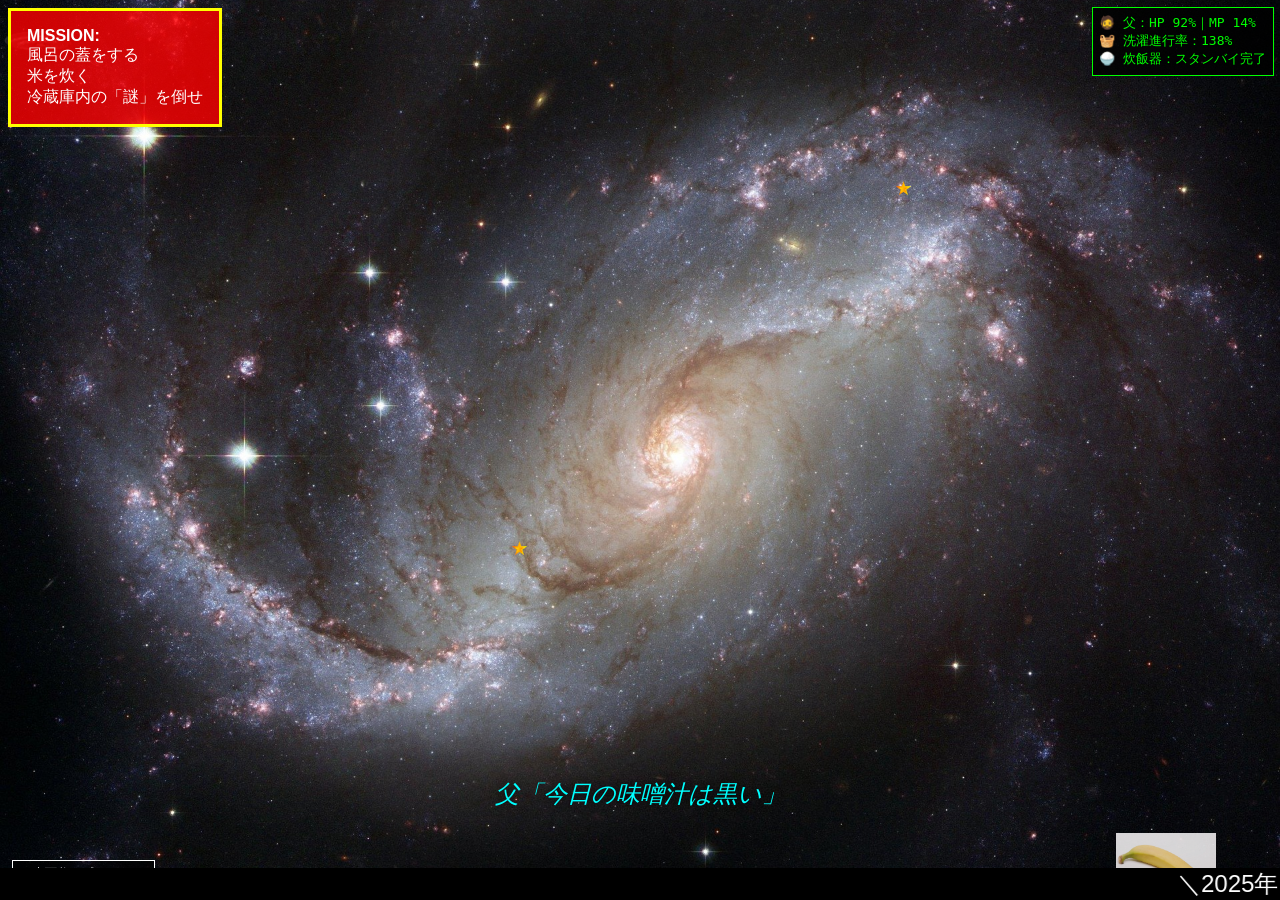
<file: index.html>
<!DOCTYPE html>
<html lang="ja">
<head>
  <meta charset="UTF-8">
  <title>中西家 激闘のログ - 銀河MAX版</title>
  <style>
    @keyframes crawl {
      0% { top: 100%; transform: translateY(0); }
      100% { top: -800%; transform: translateY(-300px); }
    }

    @keyframes twinkle {
      from { opacity: 0.2; transform: scale(0.8); }
      to { opacity: 1; transform: scale(1.5); }
    }

    @keyframes ufoFly {
      0% { top: 10%; left: -10%; transform: rotate(5deg); }
      50% { top: 30%; left: 110%; transform: rotate(-5deg); }
      100% { top: 10%; left: -10%; transform: rotate(5deg); }
    }

    @keyframes popUp {
      0% { transform: translateY(100%); opacity: 0; }
      30% { transform: translateY(0); opacity: 1; }
      70% { transform: translateY(0); opacity: 1; }
      100% { transform: translateY(100%); opacity: 0; }
    }

    @keyframes flash {
      0%, 100% { background-color: red; }
      50% { background-color: orange; }
    }

    body {
      margin: 0;
      overflow: hidden;
      background: black url('ginga.jpg') no-repeat center center fixed;
      background-size: cover;
      font-family: 'Arial Black', Gadget, sans-serif;
      color: yellow;
    }

    .star {
      position: absolute;
      width: 15px;
      height: 15px;
      background: url('star.png') no-repeat center center;
      background-size: contain;
      animation: twinkle 2s infinite alternate;
    }

    .star:nth-child(1) { top: 20%; left: 70%; }
    .star:nth-child(2) { top: 60%; left: 40%; }

    .ufo {
      position: absolute;
      width: 80px;
      height: 80px;
      background: url('ufo.png') no-repeat center center;
      background-size: contain;
      animation: ufoFly 15s linear infinite;
      z-index: 10;
    }

    .father {
      position: absolute;
      bottom: 0;
      right: 5%;
      width: 100px;
      height: auto;
      opacity: 0.85;
      animation: popUp 10s ease-in-out infinite;
    }

    .crawl-container {
      perspective: 100px;
      height: 100vh;
      overflow: hidden;
      position: relative;
    }

    .crawl {
      position: absolute;
      width: 80%;
      left: 10%;
      font-size: 2.5em;
      text-align: center;
      animation: crawl 110s linear forwards; margin-bottom: 200vh;
      line-height: 1.8;
      font-weight: bold;
      text-shadow: 0 0 10px #ff0, 0 0 20px #f90;
    }

    .mission-box {
      position: absolute;
      top: 0.5em;
      left: 0.5em;
      background: rgba(255,0,0,0.8);
      color: white;
      padding: 1em;
      font-size: 1em;
      border: 3px solid yellow;
      z-index: 100;
      animation: flash 2s infinite;
    }

    .status-bar {
      position: absolute;
      top: 0.5em;
      right: 0.5em;
      background: rgba(0,0,0,0.8);
      color: lime;
      padding: 0.5em;
      font-family: monospace;
      font-size: 1em;
      border: 1px solid lime;
    }

    .subtitle {
      position: absolute;
      bottom: 10%;
      width: 100%;
      text-align: center;
      color: cyan;
      font-size: 1.5em;
      font-style: italic;
      text-shadow: 0 0 10px black;
      animation: popUp 15s ease-in-out infinite;
    }

    .player-box {
      position: absolute;
      bottom: 1em;
      left: 1em;
      color: white;
      font-size: 0.9em;
      background: rgba(0,0,0,0.7);
      padding: 0.5em;
      border: 1px solid white;
      font-family: monospace;
    }

    @media (max-width: 768px) {
      .crawl {
        font-size: 1.5em;
        animation-duration: 110s;
      }
      .mission-box, .status-bar, .player-box, .subtitle {
        font-size: 0.8em;
      }
      .father, .ufo {
        width: 50px;
        height: 50px;
      }
    }

</style>
</head>
<body>
  <div class="star"></div>
  <div class="star"></div>
  <div class="ufo"></div>
  <img src="father.JPG" class="father" alt="父" />

  <div class="mission-box">
    <strong>MISSION:</strong><br>
    風呂の蓋をする<br>
    米を炊く<br>
    冷蔵庫内の「謎」を倒せ
  </div>

  <div class="status-bar">
    🧔 父：HP 92%｜MP 14%<br>
    🧺 洗濯進行率：138%<br>
    🍚 炊飯器：スタンバイ完了
  </div>

  <div class="subtitle">父「今日の味噌汁は黒い」</div>
  <div class="player-box">▶ 中西父：プレイヤー1</div>

  <div class="crawl-container">
    <div class="crawl">
      <p><p> </p><p> </p><span style='color:#FFD700; font-size:2em;'>【序章】</span></p>
      <p>この惑星が、まだ朝食という奇跡に包まれていた頃──<br>
      中西家は、日常という名の小宇宙を、静かに、しかし確かにまわしていた。</p>
      <p>だがある日、それは崩れ去った。<br>
      突如として訪れた、<span style='color:#FFA500; font-weight:bold;'><span style='color:#FFFFFF; font-weight:bold;'>“骨折”という運命のクエスト。</span></span></p>
      <p>母は静かに倒れ、<br>
      洗濯物は干されることなく、タオルは湿度を増していった。</p>
      <p><p> </p><p> </p><p> </p><p> </p><p> </p><p> </p><p> </p><p> </p><span style='color:#00FFFF; font-size:2em;'>【中盤】</span></p>
      <p>傷ついた母に代わり、家族の運命は大きく揺らぎはじめる。</p>
      <p>シンクには、“洗われる予定だった食器たち”が静かに眠り、<br>
      洗濯カゴは、重力を超えて膨れ上がった。</p>
      <p>誰も彼らを責めない。<span style='color:#FF4500; font-weight:bold;'><span style='color:#FFFFFF; font-weight:bold;'>これは戦争なのだ。</span></span></p>
      <p><p> </p><p> </p><p> </p><p> </p><p> </p><p> </p><p> </p><p> </p><p> </p><p> </p><span style='color:#FF69B4; font-size:2em;'>【父の覚醒】</span></p>
      <p>限界を超えし男、父。<br>
      <span style='color:#FF1493; font-weight:bold;'><span style='color:#FFFFFF; font-weight:bold;'>常にうるさい。</span></span><br>
      家事？ してるかもしれんし、してないかもしれん。</p>
      <p>だが確かなのは、彼が今日も何かと戦っているということ。</p>
      <p>コメを炊く──それはもはや“儀式”である。</p>
      <p><p> </p><p> </p><p> </p><p> </p><p> </p><p> </p><p> </p><p> </p><p> </p><p> </p><p> </p><p> </p><span style='color:#ADFF2F; font-size:2em;'>【終章】</span></p>
      <p>東京にいる僕には、何もできない。<br>
      こっちは雨かもしれないし、そっちは風が強いかもしれない。</p>
      <p>それでも、僕の祈りだけは秒速マッハで届いてほしい。</p>
      <p>この家が、どうにか回っているという事実。</p>
      <p>それはもはや、神話である。</p>
      <p><p> </p><p> </p><p> </p><p> </p><p> </p><p> </p><p> </p><span style='color:#FFFFFF; font-size:2.2em;'>──2025年、中西家 激闘のログ──</span></p>
    </div>
  </div>

  <marquee behavior="scroll" direction="left" scrollamount="7" style="position:fixed; bottom:0; width:100%; color:white; background:black; font-size:1.5em; z-index:999;">
    ＼2025年 中西家 激闘のログ／　MISSION: 食器洗い → 謎の冷蔵庫 → 米炊き → 味噌汁が黒い問題 → 勝利セレモニー（風呂の蓋）
  </marquee>
</body>

</html>
</file>
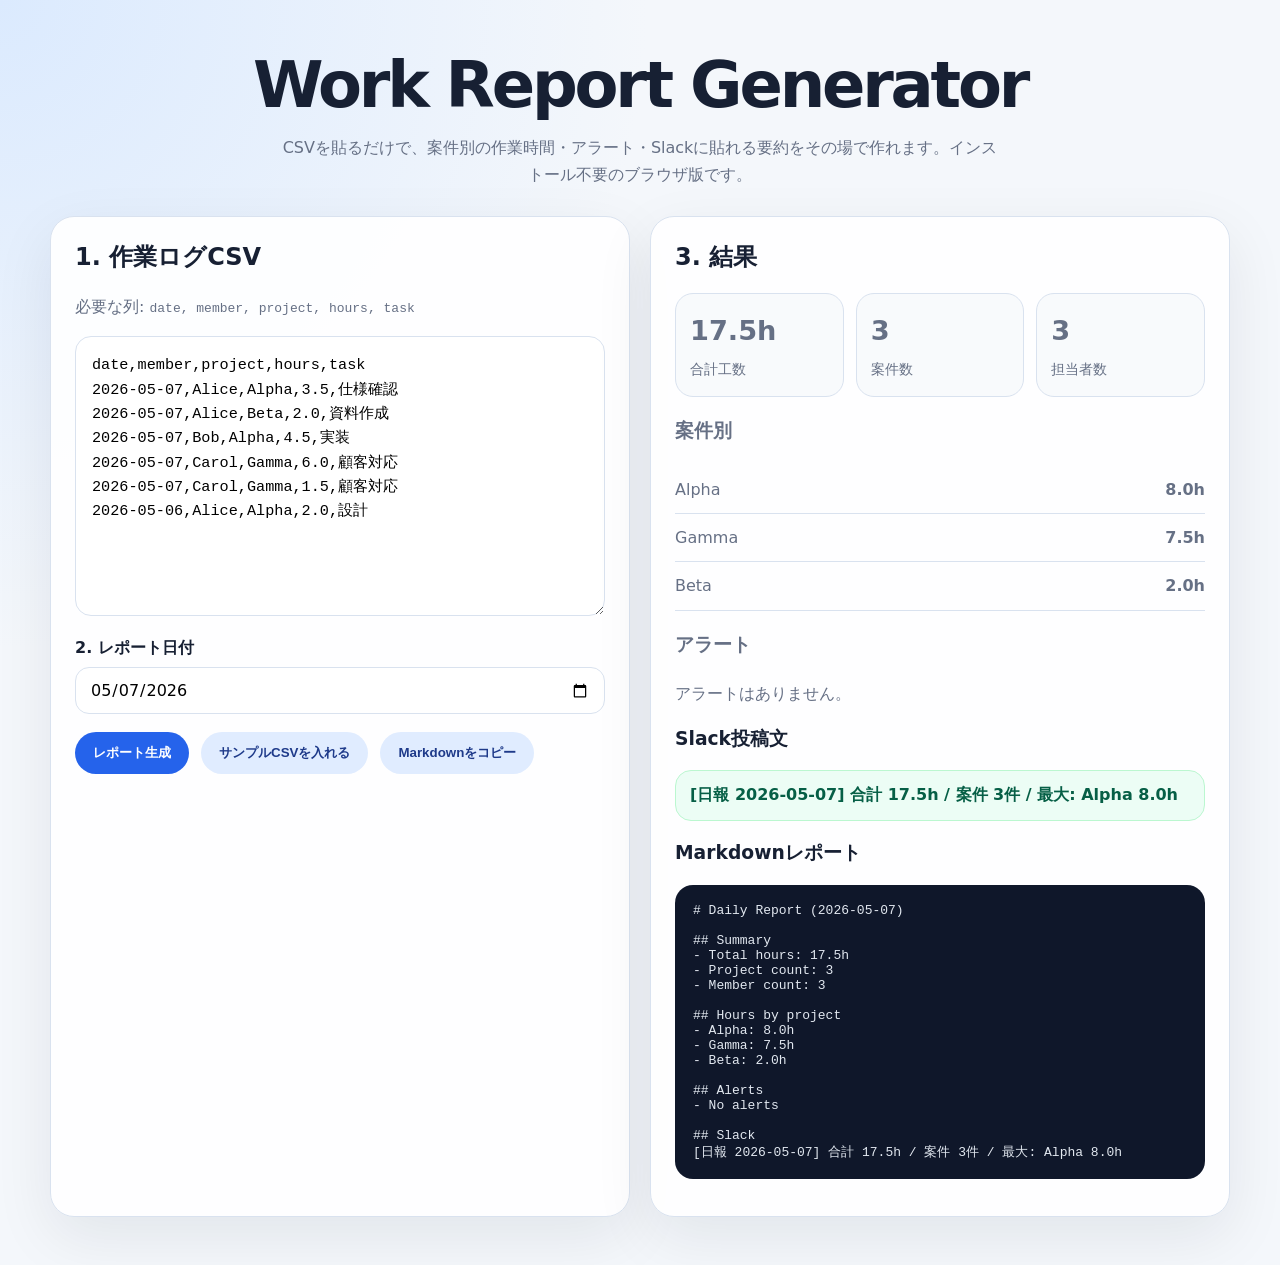
<file: work-report-site/index.html>
<!DOCTYPE html>
<html lang="ja">
<head>
  <meta charset="UTF-8">
  <meta name="viewport" content="width=device-width, initial-scale=1.0">
  <title>Work Report Generator</title>
  <style>
    :root {
      color-scheme: light;
      --bg: #f4f7fb;
      --card: #ffffff;
      --ink: #172033;
      --muted: #667085;
      --primary: #2563eb;
      --primary-dark: #1d4ed8;
      --accent: #f59e0b;
      --danger: #dc2626;
      --ok: #059669;
      --line: #d9e2ef;
    }

    * { box-sizing: border-box; }

    body {
      margin: 0;
      min-height: 100vh;
      background: radial-gradient(circle at top left, #dbeafe 0, transparent 36%), var(--bg);
      color: var(--ink);
      font-family: system-ui, -apple-system, BlinkMacSystemFont, "Segoe UI", sans-serif;
    }

    header {
      padding: 48px 20px 28px;
      text-align: center;
    }

    header p {
      margin: 12px auto 0;
      max-width: 720px;
      color: var(--muted);
      line-height: 1.7;
    }

    h1 {
      margin: 0;
      font-size: clamp(2rem, 5vw, 4rem);
      letter-spacing: -0.05em;
    }

    main {
      display: grid;
      grid-template-columns: minmax(320px, 1fr) minmax(320px, 1fr);
      gap: 20px;
      width: min(1180px, calc(100% - 32px));
      margin: 0 auto 48px;
    }

    .card {
      background: rgba(255, 255, 255, 0.92);
      border: 1px solid var(--line);
      border-radius: 24px;
      box-shadow: 0 20px 60px rgba(15, 23, 42, 0.08);
      padding: 24px;
    }

    .card h2 { margin-top: 0; }

    textarea {
      width: 100%;
      min-height: 280px;
      border: 1px solid var(--line);
      border-radius: 16px;
      padding: 16px;
      resize: vertical;
      font: 0.95rem/1.6 ui-monospace, SFMono-Regular, Menlo, Consolas, monospace;
    }

    label {
      display: block;
      margin: 18px 0 8px;
      font-weight: 700;
    }

    input[type="date"] {
      width: 100%;
      border: 1px solid var(--line);
      border-radius: 14px;
      padding: 12px 14px;
      font: inherit;
    }

    .actions {
      display: flex;
      flex-wrap: wrap;
      gap: 12px;
      margin-top: 18px;
    }

    button {
      border: 0;
      border-radius: 999px;
      padding: 12px 18px;
      cursor: pointer;
      font-weight: 800;
    }

    .primary {
      background: var(--primary);
      color: white;
    }

    .primary:hover { background: var(--primary-dark); }

    .secondary {
      background: #e0ecff;
      color: #1e3a8a;
    }

    .stats {
      display: grid;
      grid-template-columns: repeat(3, 1fr);
      gap: 12px;
      margin-bottom: 18px;
    }

    .stat {
      border-radius: 18px;
      background: #f8fafc;
      border: 1px solid var(--line);
      padding: 14px;
    }

    .stat strong {
      display: block;
      font-size: 1.7rem;
    }

    .stat span {
      color: var(--muted);
      font-size: 0.85rem;
    }

    .alert {
      border-left: 5px solid var(--accent);
      background: #fffbeb;
      border-radius: 12px;
      padding: 12px 14px;
      margin: 10px 0;
    }

    .empty {
      color: var(--muted);
      line-height: 1.7;
    }

    pre {
      white-space: pre-wrap;
      background: #0f172a;
      color: #e2e8f0;
      border-radius: 18px;
      padding: 18px;
      overflow: auto;
    }

    .project-row {
      display: flex;
      justify-content: space-between;
      border-bottom: 1px solid var(--line);
      padding: 10px 0;
    }

    .project-row:last-child { border-bottom: 0; }

    .slack {
      background: #ecfdf5;
      border: 1px solid #bbf7d0;
      color: #065f46;
      border-radius: 16px;
      padding: 14px;
      font-weight: 800;
    }

    @media (max-width: 860px) {
      main { grid-template-columns: 1fr; }
      .stats { grid-template-columns: 1fr; }
    }
  </style>
</head>
<body>
  <header>
    <h1>Work Report Generator</h1>
    <p>CSVを貼るだけで、案件別の作業時間・アラート・Slackに貼れる要約をその場で作れます。インストール不要のブラウザ版です。</p>
  </header>

  <main>
    <section class="card">
      <h2>1. 作業ログCSV</h2>
      <p class="empty">必要な列: <code>date, member, project, hours, task</code></p>
      <textarea id="csvInput" aria-label="作業ログCSV"></textarea>

      <label for="reportDate">2. レポート日付</label>
      <input id="reportDate" type="date" value="2026-05-07">

      <div class="actions">
        <button class="primary" id="generateButton">レポート生成</button>
        <button class="secondary" id="sampleButton">サンプルCSVを入れる</button>
        <button class="secondary" id="copyButton">Markdownをコピー</button>
      </div>
    </section>

    <section class="card">
      <h2>3. 結果</h2>
      <div id="summary" class="empty">CSVを入れて「レポート生成」を押すと、ここに結果が出ます。</div>
      <h3>Slack投稿文</h3>
      <div id="slackText" class="slack">まだ生成されていません</div>
      <h3>Markdownレポート</h3>
      <pre id="markdownOutput">まだ生成されていません</pre>
    </section>
  </main>

  <script>
    const sampleCsv = `date,member,project,hours,task
2026-05-07,Alice,Alpha,3.5,仕様確認
2026-05-07,Alice,Beta,2.0,資料作成
2026-05-07,Bob,Alpha,4.5,実装
2026-05-07,Carol,Gamma,6.0,顧客対応
2026-05-07,Carol,Gamma,1.5,顧客対応
2026-05-06,Alice,Alpha,2.0,設計`;

    const csvInput = document.querySelector("#csvInput");
    const reportDate = document.querySelector("#reportDate");
    const summary = document.querySelector("#summary");
    const slackText = document.querySelector("#slackText");
    const markdownOutput = document.querySelector("#markdownOutput");

    function parseCsv(text) {
      const lines = text.trim().split(/\r?\n/).filter(Boolean);
      const headers = lines.shift().split(",").map((header) => header.trim());
      return lines.map((line) => {
        const values = line.split(",").map((value) => value.trim());
        return Object.fromEntries(headers.map((header, index) => [header, values[index] ?? ""]));
      });
    }

    function groupHoursByProject(rows) {
      return rows.reduce((projects, row) => {
        projects[row.project] = (projects[row.project] || 0) + Number(row.hours || 0);
        return projects;
      }, {});
    }

    function buildReport() {
      const rows = parseCsv(csvInput.value);
      const targetDate = reportDate.value;
      const dayRows = rows.filter((row) => row.date === targetDate);

      if (!dayRows.length) {
        summary.innerHTML = `<p class="empty">${targetDate} のデータがありません。</p>`;
        slackText.textContent = "対象日のデータがありません";
        markdownOutput.textContent = "対象日のデータがありません";
        return;
      }

      const totalHours = dayRows.reduce((total, row) => total + Number(row.hours || 0), 0);
      const members = new Set(dayRows.map((row) => row.member));
      const projects = groupHoursByProject(dayRows);
      const projectRows = Object.entries(projects).sort((a, b) => b[1] - a[1]);
      const alerts = [];

      if (dayRows.some((row) => Number(row.hours) > 10)) alerts.push("10時間超の作業ログがあります");
      if (dayRows.some((row) => !row.task)) alerts.push("taskが空の行があります");

      summary.innerHTML = `
        <div class="stats">
          <div class="stat"><strong>${totalHours.toFixed(1)}h</strong><span>合計工数</span></div>
          <div class="stat"><strong>${projectRows.length}</strong><span>案件数</span></div>
          <div class="stat"><strong>${members.size}</strong><span>担当者数</span></div>
        </div>
        <h3>案件別</h3>
        ${projectRows.map(([project, hours]) => `<div class="project-row"><span>${project}</span><strong>${hours.toFixed(1)}h</strong></div>`).join("")}
        <h3>アラート</h3>
        ${alerts.length ? alerts.map((alert) => `<div class="alert">${alert}</div>`).join("") : `<p class="empty">アラートはありません。</p>`}
      `;

      const slack = `[日報 ${targetDate}] 合計 ${totalHours.toFixed(1)}h / 案件 ${projectRows.length}件 / 最大: ${projectRows[0][0]} ${projectRows[0][1].toFixed(1)}h`;
      slackText.textContent = slack;
      markdownOutput.textContent = `# Daily Report (${targetDate})

## Summary
- Total hours: ${totalHours.toFixed(1)}h
- Project count: ${projectRows.length}
- Member count: ${members.size}

## Hours by project
${projectRows.map(([project, hours]) => `- ${project}: ${hours.toFixed(1)}h`).join("\n")}

## Alerts
${alerts.length ? alerts.map((alert) => `- ${alert}`).join("\n") : "- No alerts"}

## Slack
${slack}`;
    }

    document.querySelector("#sampleButton").addEventListener("click", () => {
      csvInput.value = sampleCsv;
      buildReport();
    });

    document.querySelector("#generateButton").addEventListener("click", buildReport);

    document.querySelector("#copyButton").addEventListener("click", async () => {
      await navigator.clipboard.writeText(markdownOutput.textContent);
    });

    csvInput.value = sampleCsv;
    buildReport();
  </script>
</body>
</html>
</file>
